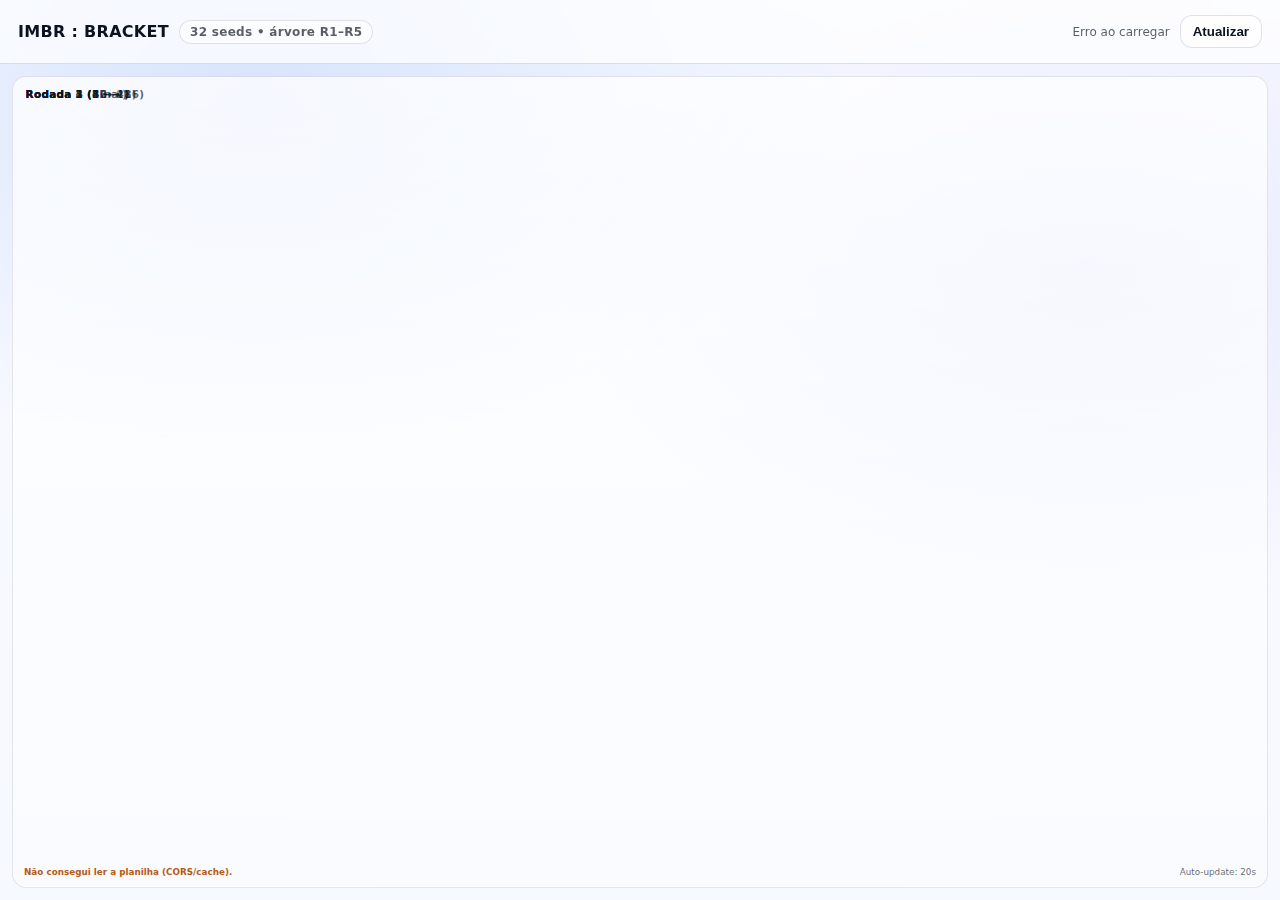
<file: bracket.html>
<!doctype html>
<html lang="pt-BR">
<head>
  <meta charset="utf-8" />
  <meta name="viewport" content="width=device-width,initial-scale=1" />
  <title>Bracket 32 Seeds (Tree)</title>
  <style>
    :root{
      /* LBI vibe: claro + azul */
      --bg:#f6f9ff;
      --panel:#ffffff;
      --ink:#0b1220;
      --muted:rgba(11,18,32,.68);
      --line:rgba(11,18,32,.12);
      --line2:rgba(11,18,32,.08);
      --win:#16a34a;
      --lose:#e11d48;

      /* “zoom” global (0.8 = 80%) */
      --uiScale: .80;

      /* dimensões (ajuste fino aqui) */
      --colW: 320px;
      --boxH: 52px;
      --boxPad: 10px;
      --gapR1: 12px;
      --radius: 14px;
    }

    *{box-sizing:border-box}
    html,body{height:100%}
    body{
      margin:0;
      font-family: ui-sans-serif, system-ui, -apple-system, Segoe UI, Roboto, Arial;
      background:
        radial-gradient(1100px 650px at 20% 10%, rgba(37,99,235,.14), transparent 55%),
        radial-gradient(900px 550px at 85% 30%, rgba(99,102,241,.10), transparent 60%),
        var(--bg);
      color:var(--ink);
      overflow:hidden;
    }

    header{
      height:64px;
      display:flex;
      align-items:center;
      justify-content:space-between;
      padding:0 18px;
      border-bottom:1px solid var(--line);
      background: rgba(255,255,255,.70);
      backdrop-filter: blur(10px);
    }
    .title{
      display:flex; align-items:center; gap:10px;
      font-weight:900; letter-spacing:.3px;
    }
    .badge{
      font-size:12px;
      padding:4px 10px;
      border:1px solid var(--line);
      border-radius:999px;
      color:var(--muted);
      background: rgba(255,255,255,.60);
    }
    .meta{
      display:flex; gap:10px; align-items:center; color:var(--muted); font-size:12px;
    }
    .btn{
      cursor:pointer;
      border:1px solid var(--line);
      background: rgba(255,255,255,.65);
      color:var(--ink);
      padding:8px 12px;
      border-radius:12px;
      font-weight:900;
    }
    .btn:hover{ background: rgba(255,255,255,.92); }

    main{
      height: calc(100% - 64px);
      padding: 12px;
    }

    /* palco do bracket (aplica o zoom 80% estilo Chrome) */
    .stage{
      position:relative;
      border:1px solid var(--line);
      border-radius: 18px;
      background: linear-gradient(to bottom, rgba(255,255,255,.75), rgba(255,255,255,.40));
      overflow:hidden;

      transform: scale(var(--uiScale));
      transform-origin: top left;

      width: calc(100% / var(--uiScale));
      height: calc(100% / var(--uiScale));
    }

    .bracket{
      position:absolute;
      inset:0;
      padding: 14px;
    }

    svg#wires{
      position:absolute;
      inset:0;
      width:100%;
      height:100%;
      pointer-events:none;
    }

    .round{
      position:absolute;
      top: 14px;
      width: var(--colW);
      height: calc(100% - 28px);
    }
    .r-title{
      font-size:13px;
      font-weight:900;
      letter-spacing:.4px;
      color: var(--muted);
      margin: 0 0 10px 0;
      padding: 0 2px;
    }

    .match{
      position:absolute;
      width: var(--colW);
      height: var(--boxH);
      border-radius: var(--radius);
      border:1px solid var(--line);
      background: linear-gradient(to bottom, rgba(255,255,255,.96), rgba(255,255,255,.72));
      box-shadow: 0 12px 30px rgba(11,18,32,.10);
      overflow:visible; /* tooltip pode sair pra fora */
    }

    /* BYE (99-0): some a pill sem mover nada */
    .match.isBye{
      visibility: hidden;       /* ocupa o espaço, mas some */
      pointer-events: none;     /* não interage */
    }

    .m-top{
      height: 18px;
      display:flex;
      align-items:center;
      justify-content:space-between;
      padding: 6px var(--boxPad) 0;
      color: var(--muted);
      font-size: 11px;
    }
    .chip{
      font-size:11px;
      font-weight:900;
      color: var(--ink);
      padding: 2px 8px;
      border-radius: 999px;
      border:1px solid var(--line);
      background: rgba(0,0,0,.06);
    }

    .m-body{
      height: calc(var(--boxH) - 18px);
      display:grid;
      grid-template-columns: 1fr auto 1fr;
      align-items:center;
      gap:10px;
      padding: 0 var(--boxPad);
    }
    .p{
      min-width:0;
      display:flex;
      align-items:center;
      gap:8px;
      font-weight:900;
      font-size:13px;
      white-space:nowrap;
      overflow:hidden;
      text-overflow:ellipsis;
    }
    .vs{
      color: var(--muted);
      font-weight:900;
      font-size:11px;
      letter-spacing:.35px;
      opacity:.9;
      user-select:none;
    }

    .win{
      outline: 1px solid rgba(22,163,74,.40);
      box-shadow:
        0 0 0 1px rgba(22,163,74,.16) inset,
        0 12px 35px rgba(22,163,74,.10);
    }
    .win .chip{ border-color: rgba(22,163,74,.35); }
    .winmark{
      width: 8px; height: 8px; border-radius: 99px;
      background: rgba(22,163,74,.90);
      box-shadow: 0 0 0 3px rgba(22,163,74,.15);
      flex: 0 0 auto;
    }

    .foot{
      position:absolute;
      left:14px;
      bottom:12px;
      right:14px;
      display:flex;
      justify-content:space-between;
      color: var(--muted);
      font-size:11px;
      opacity:.95;
    }
    .warn{ color: #b45309; font-weight:900; }

    /* Tooltip do draft (imagem) – abre pro lado */
    .draftTip{
      position:absolute;
      left: calc(100% + 12px);   /* direita */
      top: 50%;
      transform: translateY(-50%);
      z-index: 50;

      width: 800px;
      max-width: 85vw;
      padding: 10px;
      border-radius: 14px;
      border: 1px solid var(--line);
      background: rgba(255,255,255,.96);
      box-shadow: 0 18px 40px rgba(11,18,32,.16);
      display:none;
    }

    .draftTip img{
      width:100%;
      height:auto;
      display:block;
      border-radius: 12px;
      border: 1px solid var(--line2);
    }
    .draftTip .cap{ display:none; }

    .match.hasDraft:hover .draftTip{ display:block; }

    /* flip automático para esquerda */
    .match.tipLeft .draftTip{
      left: auto;
      right: calc(100% + 14px);
    }

    @media (max-width: 1700px){
      :root{ --colW: 300px; --boxH: 50px; --gapR1: 10px; }
    }
    @media (max-width: 1500px){
      :root{ --colW: 280px; --boxH: 48px; --gapR1: 9px; }
    }
  </style>
</head>
<body>
  <header>
    <div class="title">
      <span>IMBR : BRACKET</span>
      <span class="badge">32 seeds • árvore R1–R5</span>
    </div>
    <div class="meta">
      <span id="last">Carregando…</span>
      <button class="btn" id="reload">Atualizar</button>
    </div>
  </header>

  <main>
    <div class="stage" id="stage">
      <svg id="wires"></svg>

      <div class="bracket" id="bracket">
        <div class="round" id="round1"><div class="r-title">Rodada 1 (32 → 16)</div></div>
        <div class="round" id="round2"><div class="r-title">Rodada 2 (16 → 8)</div></div>
        <div class="round" id="round3"><div class="r-title">Rodada 3 (8 → 4)</div></div>
        <div class="round" id="round4"><div class="r-title">Rodada 4 (4 → 2)</div></div>
        <div class="round" id="round5"><div class="r-title">Rodada 5 (Final)</div></div>

        <div class="foot">
          <span id="hint"></span>
          <span>Auto-update: 20s</span>
        </div>
      </div>
    </div>
  </main>

  <script>
    // ==== Fonte (sua planilha publicada) ====
    const PUBHTML_URL = "https://docs.google.com/spreadsheets/d/e/2PACX-1vTihzZmyAJhTVjALmuX1R1YTGyuW0p-5umWppci2rQVRMJ5h1m2IrkZo4wi4MUN_fZ03vxu2vwFT2ob/pubhtml?gid=1150926553&single=true";
    const CSV_URL = PUBHTML_URL.replace("/pubhtml", "/pub").replace(/(\?|&)single=true/g, "") + "&output=csv&single=true";

    function csvUrlNoCache(){
      return CSV_URL + "&t=" + Date.now();
    }

    // mapeamento por linhas (sem header)
    const ranges = {
      r1: [0,15],    // linhas 2..17
      r2: [16,23],   // 18..25
      r3: [24,27],   // 26..29
      r4: [28,29],   // 30..31
      r5: [30,30],   // 32
    };
    const expectedMatches = 31;

    const bracket = document.getElementById("bracket");
    const wires = document.getElementById("wires");
    const last = document.getElementById("last");
    const hint = document.getElementById("hint");

    const roundsEls = [
      document.getElementById("round1"),
      document.getElementById("round2"),
      document.getElementById("round3"),
      document.getElementById("round4"),
      document.getElementById("round5"),
    ];

    function nowStr(){
      const d = new Date();
      return d.toLocaleString("pt-BR", { hour12:false });
    }

    function parseCSV(text){
      const rows = [];
      let cur = [], field = "", inQuotes = false;
      for (let i=0; i<text.length; i++){
        const c = text[i], next = text[i+1];
        if (c === '"'){
          if (inQuotes && next === '"'){ field += '"'; i++; }
          else inQuotes = !inQuotes;
        } else if (c === ',' && !inQuotes){
          cur.push(field); field = "";
        } else if ((c === '\n' || c === '\r') && !inQuotes){
          if (c === '\r' && next === '\n') i++;
          cur.push(field); rows.push(cur);
          cur = []; field = "";
        } else field += c;
      }
      if (field.length || cur.length){ cur.push(field); rows.push(cur); }
      return rows.filter(r => r.some(x => String(x).trim() !== ""));
    }

    function normalizeHeaders(headerRow){
      const map = {};
      headerRow.forEach((h, idx) => map[String(h).trim().toLowerCase()] = idx);
      const idx = (name, fall=[]) => {
        if (map[name] !== undefined) return map[name];
        for (const f of fall) if (map[f] !== undefined) return map[f];
        return -1;
      };
      return {
        id: idx("id", ["pos"]),
        type: idx("type"),
        p1: idx("player1"),
        p2: idx("player2"),
        draft: idx("draft"),
        s1: idx("score1"),
        s2: idx("score2"),
        // tenta achar por header; se não existir, cai no fallback "coluna F" (índice 5)
        draft_img: idx("draft_img", ["draftimage","draft_image","image","img","link","draft_link"]),
        winner: idx("winner"),
      };
    }

    function pickCell(row, idx, fallbackIdx){
      if (idx >= 0) return row[idx] ?? "";
      if (fallbackIdx !== undefined && fallbackIdx >= 0) return row[fallbackIdx] ?? "";
      return "";
    }

    async function loadViaCSV(){
      const res = await fetch(csvUrlNoCache(), {
        cache: "no-store",
        headers: { "pragma":"no-cache", "cache-control":"no-cache" }
      });
      if (!res.ok) throw new Error("CSV fetch falhou");
      const txt = await res.text();
      const table = parseCSV(txt);
      const H = normalizeHeaders(table[0]);
      const body = table.slice(1);

      return body.map(row => ({
        id: pickCell(row, H.id),
        type: pickCell(row, H.type),
        player1: pickCell(row, H.p1),
        player2: pickCell(row, H.p2),
        draft: pickCell(row, H.draft),
        score1: pickCell(row, H.s1),
        score2: pickCell(row, H.s2),
        // fallback "coluna F" = índice 5 (0-based)
        draft_img: pickCell(row, H.draft_img, 5),
        winner: pickCell(row, H.winner),
      }));
    }

    // fallback (se CSV bloquear por CORS)
    async function loadViaPubHtml(){
      const res = await fetch(PUBHTML_URL + "&t=" + Date.now(), { cache:"no-store" });
      if (!res.ok) throw new Error("pubhtml fetch falhou");
      const html = await res.text();
      const doc = new DOMParser().parseFromString(html, "text/html");
      const table = doc.querySelector("table");
      if (!table) throw new Error("não achei tabela no pubhtml");
      const rows = [...table.querySelectorAll("tr")].map(tr =>
        [...tr.querySelectorAll("th,td")].map(td => td.textContent.trim())
      ).filter(r => r.length);

      const H = normalizeHeaders(rows[0]);
      const body = rows.slice(1);

      return body.map(row => ({
        id: pickCell(row, H.id),
        type: pickCell(row, H.type),
        player1: pickCell(row, H.p1),
        player2: pickCell(row, H.p2),
        draft: pickCell(row, H.draft),
        score1: pickCell(row, H.s1),
        score2: pickCell(row, H.s2),
        // fallback "coluna F" = índice 5 (0-based)
        draft_img: pickCell(row, H.draft_img, 5),
        winner: pickCell(row, H.winner),
      }));
    }

    async function loadAll(){
      try { return await loadViaCSV(); }
      catch { return await loadViaPubHtml(); }
    }

    function sliceMatches(all, a, b){ return all.slice(a, b+1); }
    function winnerOf(m){ return String(m.winner||"").trim(); }

    function isBye(m){
      const s1 = parseInt(String(m.score1||"").trim(), 10);
      const s2 = parseInt(String(m.score2||"").trim(), 10);
      return (s1 === 99 && s2 === 0) || (s1 === 0 && s2 === 99);
    }

    function normalizeImgUrl(url){
      const u = String(url||"").trim();
      if (!u) return "";
      if (/\.(png|jpg|jpeg|webp|gif)(\?.*)?$/i.test(u)) return u;

      const m = u.match(/drive\.google\.com\/file\/d\/([^/]+)\//i);
      if (m && m[1]) return `https://drive.google.com/uc?export=view&id=${m[1]}`;

      return u;
    }

    function makeMatchEl(m){
      const el = document.createElement("div");
      el.className = "match";
      el.dataset.id = String(m.id||"").trim();

      // ✅ só esconde BYE (99-0 / 0-99)
      if (isBye(m)) el.classList.add("isBye");

      const w = winnerOf(m);
      const p1 = String(m.player1||"").trim();
      const p2 = String(m.player2||"").trim();
      const p1Win = w && w === p1;
      const p2Win = w && w === p2;

      if (w) el.classList.add("win");

      const chipText = (m.id || "—");
      const typeText = (m.type || "");
      // não mostra o campo "draft" como texto (evita vazar URL na pill)
      const rightTopBase = typeText || "";

      const img = normalizeImgUrl(m.draft_img);
      const hasImg = !!img;
      if (hasImg) el.classList.add("hasDraft");

      const scoreShown = (String(m.score1||"").trim() !== "" || String(m.score2||"").trim() !== "")
        ? `${m.score1||"0"}–${m.score2||"0"}`
        : "VS";

      el.innerHTML = `
        <div class="m-top">
          <span class="chip">${chipText}</span>
          <span>${rightTopBase}</span>
        </div>

        <div class="m-body">
          <div class="p" title="${p1}">
            ${p1Win ? '<span class="winmark"></span>' : ''}
            <span style="min-width:0;overflow:hidden;text-overflow:ellipsis;white-space:nowrap;">${p1 || "—"}</span>
          </div>
          <div class="vs">${scoreShown}</div>
          <div class="p" style="justify-content:flex-end;text-align:right" title="${p2}">
            <span style="min-width:0;overflow:hidden;text-overflow:ellipsis;white-space:nowrap;">${p2 || "—"}</span>
            ${p2Win ? '<span class="winmark"></span>' : ''}
          </div>
        </div>

        ${hasImg ? `
          <div class="draftTip">
            <img src="${img}" alt="Draft da partida" loading="lazy" />
          </div>
        ` : ``}
      `;

      return el;
    }

    function padTo(arr, n){
      while(arr.length < n){
        arr.push({id:"",type:"",player1:"",player2:"",draft:"",score1:"",score2:"",winner:"",draft_img:""});
      }
      return arr;
    }

    // decide se o tooltip vai pra esquerda quando faltar espaço
    function applyTooltipFlip(){
      const margin = 18;
      document.querySelectorAll(".match.hasDraft").forEach(el => {
        el.classList.remove("tipLeft");
        const tip = el.querySelector(".draftTip");
        if (!tip) return;

        const r = el.getBoundingClientRect();
        const spaceRight = window.innerWidth - r.right - margin;
        const tipW = tip.offsetWidth || 800;

        if (spaceRight < tipW) el.classList.add("tipLeft");
      });
    }

    function layout(rounds){
      roundsEls.forEach(r => [...r.querySelectorAll(".match")].forEach(n => n.remove()));
      wires.innerHTML = "";

      const css = getComputedStyle(document.documentElement);
      const colW  = parseFloat(css.getPropertyValue("--colW"));
      const boxH  = parseFloat(css.getPropertyValue("--boxH"));
      const gapR1 = parseFloat(css.getPropertyValue("--gapR1"));

      const padX = 14;
      const topY = 14 + 26;
      const usableH = bracket.clientHeight - 14 - 12 - 26 - 20;

      const totalW = (colW * 5) + (36 * 4);
      const startX = Math.max(padX, (bracket.clientWidth - totalW)/2);
      const gapX = 36;

      roundsEls.forEach((col, i)=>{
        col.style.left = (startX + i*(colW+gapX)) + "px";
      });

      const r1Count = rounds[0].length;
      const r1Total = (r1Count * boxH) + ((r1Count - 1) * gapR1);
      const baseY = Math.max(topY, topY + (usableH - r1Total)/2);

      const centers = [[],[],[],[],[]];
      const nodes   = [[],[],[],[],[]];

      // R1
      for (let i=0; i<r1Count; i++){
        const el = makeMatchEl(rounds[0][i]);
        const y  = baseY + i*(boxH + gapR1);
        el.style.top = y + "px";
        roundsEls[0].appendChild(el);

        nodes[0].push(el);
        centers[0].push(y + boxH/2);
      }

      // R2..R5: centro entre os dois filhos
      for (let r=1; r<5; r++){
        const count = rounds[r].length;

        for (let i=0; i<count; i++){
          const childA = centers[r-1][i*2];
          const childB = centers[r-1][i*2 + 1];

          const cy = (childA !== undefined && childB !== undefined)
            ? (childA + childB)/2
            : (centers[r-1][i] ?? (baseY + boxH/2));

          const y = cy - boxH/2;

          const el = makeMatchEl(rounds[r][i]);
          el.style.top = y + "px";
          roundsEls[r].appendChild(el);

          nodes[r].push(el);
          centers[r].push(cy);
        }
      }

      return nodes;
    }

    // SVG wires corrigidos pro SCALE (zoom 80%) + pular BYE
    function drawWires(nodes){
      wires.innerHTML = "";

      const scale = parseFloat(getComputedStyle(document.documentElement).getPropertyValue("--uiScale")) || 1;
      wires.setAttribute("viewBox", `0 0 ${bracket.clientWidth} ${bracket.clientHeight}`);

      const bracketRect = bracket.getBoundingClientRect();

      function centerPoint(el, side){
        const r = el.getBoundingClientRect();
        const xVisual = (side === "left") ? (r.left - bracketRect.left) : (r.right - bracketRect.left);
        const yVisual = (r.top - bracketRect.top) + (r.height/2);
        return { x: xVisual / scale, y: yVisual / scale };
      }

      const stroke  = "rgba(11,18,32,.20)";
      const stroke2 = "rgba(11,18,32,.12)";

      function drawPair(child1, child2, parent){
        const pL  = centerPoint(parent, "left");
        const c1R = centerPoint(child1, "right");
        const c2R = centerPoint(child2, "right");

        const midX = (c1R.x + pL.x) / 2;

        const d  = `M ${c1R.x} ${c1R.y} L ${midX} ${c1R.y} L ${midX} ${c2R.y} L ${c2R.x} ${c2R.y}`;
        const d2 = `M ${midX} ${(c1R.y+c2R.y)/2} L ${pL.x} ${pL.y}`;

        const path = document.createElementNS("http://www.w3.org/2000/svg","path");
        path.setAttribute("d", d);
        path.setAttribute("fill","none");
        path.setAttribute("stroke", stroke2);
        path.setAttribute("stroke-width","2");
        path.setAttribute("stroke-linecap","round");
        path.setAttribute("stroke-linejoin","round");

        const path2 = document.createElementNS("http://www.w3.org/2000/svg","path");
        path2.setAttribute("d", d2);
        path2.setAttribute("fill","none");
        path2.setAttribute("stroke", stroke);
        path2.setAttribute("stroke-width","2");
        path2.setAttribute("stroke-linecap","round");
        path2.setAttribute("stroke-linejoin","round");

        wires.appendChild(path);
        wires.appendChild(path2);
      }

      function drawSingle(child, parent){
        const pL = centerPoint(parent, "left");
        const cR = centerPoint(child, "right");

        const midX = (cR.x + pL.x) / 2;
        const d = `M ${cR.x} ${cR.y} L ${midX} ${cR.y} L ${midX} ${pL.y} L ${pL.x} ${pL.y}`;

        const path = document.createElementNS("http://www.w3.org/2000/svg","path");
        path.setAttribute("d", d);
        path.setAttribute("fill","none");
        path.setAttribute("stroke", stroke);
        path.setAttribute("stroke-width","2");
        path.setAttribute("stroke-linecap","round");
        path.setAttribute("stroke-linejoin","round");

        wires.appendChild(path);
      }

      for (let r=1; r<5; r++){
        for (let i=0; i<nodes[r].length; i++){
          const parent = nodes[r][i];
          const child1 = nodes[r-1][i*2];
          const child2 = nodes[r-1][i*2+1];

          if (!parent) continue;

          const valid1 = child1 && !child1.classList.contains("isBye");
          const valid2 = child2 && !child2.classList.contains("isBye");

          if (valid1 && valid2){ drawPair(child1, child2, parent); continue; }
          if (valid1 && !valid2){ drawSingle(child1, parent); continue; }
          if (!valid1 && valid2){ drawSingle(child2, parent); continue; }
        }
      }
    }

    async function loadAndRender(){
      try{
        const all = await loadAll();

        if (all.length < expectedMatches){
          hint.innerHTML = `<span class="warn">Aviso: achei ${all.length}/${expectedMatches} partidas. Confere se publicou as 31 linhas.</span>`;
        } else {
          hint.textContent = `Fonte: planilha publicada • ${expectedMatches} partidas`;
        }

        const r1 = padTo(sliceMatches(all, ...ranges.r1), 16);
        const r2 = padTo(sliceMatches(all, ...ranges.r2), 8);
        const r3 = padTo(sliceMatches(all, ...ranges.r3), 4);
        const r4 = padTo(sliceMatches(all, ...ranges.r4), 2);
        const r5 = padTo(sliceMatches(all, ...ranges.r5), 1);

        const nodes = layout([r1,r2,r3,r4,r5]);

        requestAnimationFrame(() => {
          requestAnimationFrame(() => {
            drawWires(nodes);
            applyTooltipFlip();
          });
        });

        last.textContent = `Atualizado: ${nowStr()}`;
      }catch(err){
        console.error(err);
        hint.innerHTML = `<span class="warn">Não consegui ler a planilha (CORS/cache).</span>`;
        last.textContent = `Erro ao carregar`;
      }
    }

    document.getElementById("reload").addEventListener("click", loadAndRender);

    loadAndRender();
    setInterval(loadAndRender, 20000);

    let resizeTimer = null;
    window.addEventListener("resize", () => {
      clearTimeout(resizeTimer);
      resizeTimer = setTimeout(loadAndRender, 160);
    });
  </script>
</body>
</html>
</file>
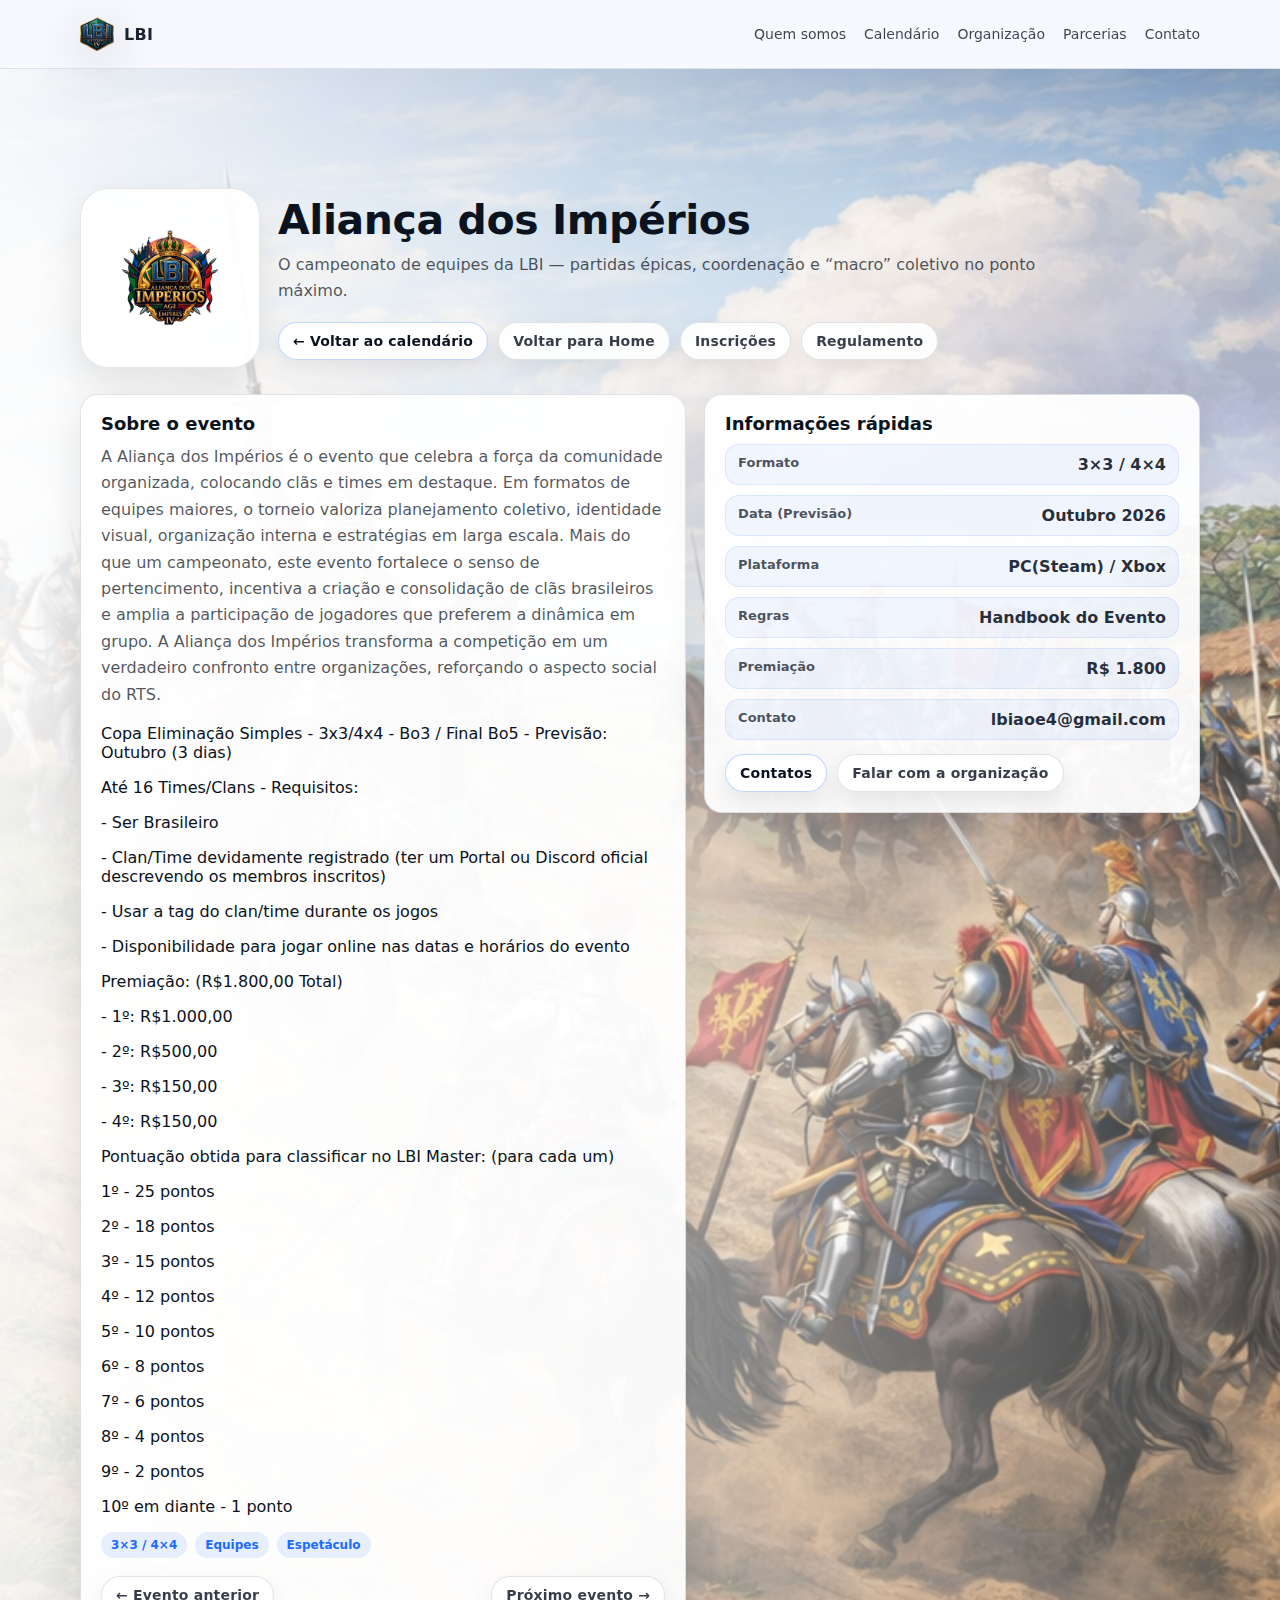
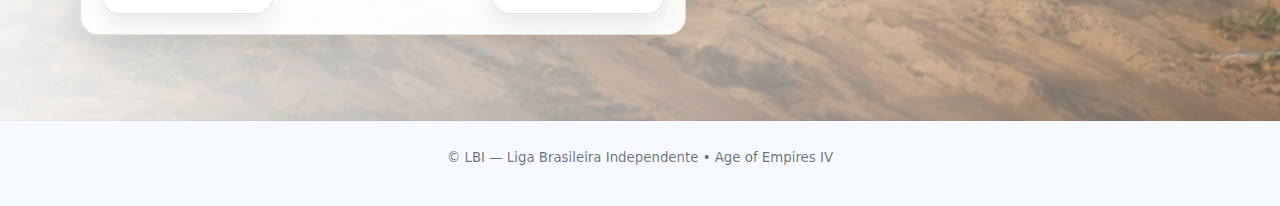
<file: eventos/alianca-dos-imperios.html>
<!DOCTYPE html>
<html lang="pt-BR">
<head>
  <meta charset="UTF-8" />
  <meta name="viewport" content="width=device-width, initial-scale=1.0" />
  <title>LBI • Aliança dos Impérios</title>

  <link rel="stylesheet" href="../styles.css" />
  <link rel="icon" href="../assets/favicon.ico" />

  <style>
    .event-hero{ position:relative; min-height:92vh; padding:120px 0 86px; display:flex; align-items:center; overflow:hidden; }
    .event-hero::before{
      content:""; position:absolute; inset:0;
      background:
        linear-gradient(to right, rgba(255,255,255,.92), rgba(255,255,255,.55), rgba(255,255,255,.18)),
        url("../assets/bg1.png");
      background-size:cover; background-position:center; filter:saturate(1.05);
    }
    .event-hero .wrap{ position:relative; z-index:2; }

    .event-title-row{ display:flex; align-items:flex-start; justify-content:space-between; gap:18px; flex-wrap:wrap; }
    .event-brand{ display:flex; align-items:center; gap:18px; flex-wrap:wrap; }

    .event-badge{
      width:180px; height:180px; border-radius:28px;
      background:rgba(255,255,255,.92);
      border:1px solid rgba(11,18,32,.10);
      box-shadow:0 16px 40px rgba(0,0,0,.10);
      display:flex; align-items:center; justify-content:center;
      padding:14px;
    }
    .event-badge img{ max-height:96px; width:auto; }

    .event-headline h1{ margin:0 0 8px; font-size:clamp(28px,3.2vw,44px); letter-spacing:-0.4px; }
    .event-subtitle{ margin:0; max-width:820px; color:rgba(11,18,32,.72); font-size:16px; line-height:1.6; }

    .event-actions{ display:flex; gap:10px; align-items:center; flex-wrap:wrap; margin-top:18px; }

    .btn{
      display:inline-flex; align-items:center; justify-content:center; gap:8px;
      padding:10px 14px; border-radius:999px;
      border:1px solid rgba(11,18,32,.12);
      background:rgba(255,255,255,.92);
      box-shadow:0 10px 24px rgba(0,0,0,.08);
      font-weight:700; font-size:14px; color:rgba(11,18,32,.82);
      transition:transform .15s ease, box-shadow .15s ease, background .15s ease;
    }
    .btn:hover{ transform:translateY(-1px); box-shadow:0 14px 30px rgba(0,0,0,.12); background:#fff; }
    .btn-primary{ border-color:rgba(29,107,255,.28); color:#0b1220; }

    .event-grid{ margin-top:26px; display:grid; grid-template-columns:1.1fr .9fr; gap:18px; align-items:start; }

    .card{
      background:rgba(255,255,255,.94);
      border:1px solid rgba(11,18,32,.12);
      border-radius:18px;
      box-shadow:0 16px 40px rgba(0,0,0,.10);
      overflow:hidden;
    }
    .card .card-body{ padding:18px 20px 20px; }
    .muted{ color:rgba(11,18,32,.72); line-height:1.65; }

    .info-list{ display:grid; grid-template-columns:1fr; gap:10px; margin-top:10px; }
    .info-item{
      display:flex; align-items:flex-start; justify-content:space-between; gap:12px;
      padding:10px 12px; border-radius:14px;
      background:rgba(29,107,255,.06); border:1px solid rgba(29,107,255,.10);
    }
    .info-item strong{ font-size:13px; color:rgba(11,18,32,.72); }
    .info-item span{ font-weight:800; color:rgba(11,18,32,.88); text-align:right; }

    .tags{ display:flex; flex-wrap:wrap; gap:8px; margin-top:14px; }
    .tag{ font-size:12px; font-weight:900; padding:6px 10px; border-radius:999px; background:rgba(29,107,255,.10); color:#1d6bff; }

    .event-nav{ margin-top:18px; display:flex; gap:10px; flex-wrap:wrap; justify-content:space-between; align-items:center; }
    .event-nav a{ min-width:160px; justify-content:center; }

    @media (max-width:980px){
      .event-grid{ grid-template-columns:1fr; }
      .event-badge{ width:110px; height:110px; }
    }
  </style>
</head>

<body>
  <header class="topbar">
    <div class="topbar-inner">
      <a class="brand" href="../index.html" aria-label="Voltar para a página inicial">
        <img class="brand-logo" src="../assets/logo.png" alt="LBI" />
        <span>LBI</span>
      </a>

      <nav class="nav" aria-label="Menu principal">
        <a href="../index.html#quem-somos">Quem somos</a>
        <a href="../index.html#calendario">Calendário</a>
        <a href="../index.html#organizacao">Organização</a>
        <a href="../index.html#parcerias">Parcerias</a>
        <a href="../index.html#contato">Contato</a>
      </nav>

      <button class="nav-toggle" type="button" aria-label="Abrir menu" disabled title="(usar o mesmo menu do site)">☰</button>
    </div>
  </header>

  <main class="event-hero">
    <div class="wrap">
      <div class="event-title-row">
        <div class="event-brand">
          <div class="event-badge">
            <img src="../assets/c4.png" alt="Logo Aliança dos Impérios" />
          </div>

          <div class="event-headline">
            <h1>Aliança dos Impérios</h1>
            <p class="event-subtitle">
              O campeonato de equipes da LBI — partidas épicas, coordenação e “macro” coletivo no ponto máximo.
            </p>

            <div class="event-actions">
              <a class="btn btn-primary" href="../index.html#calendario">← Voltar ao calendário</a>
              <a class="btn" href="../index.html">Voltar para Home</a>
              <a class="btn" href="#" target="_blank" rel="noopener">Inscrições</a>
              <a class="btn" href="#" target="_blank" rel="noopener">Regulamento</a>
            </div>
          </div>
        </div>
      </div>

      <section class="event-grid" aria-label="Detalhes do evento">
        <article class="card">
          <div class="card-body">
            <h2 style="margin:0 0 10px; font-size:18px;">Sobre o evento</h2>
            <p class="muted" style="margin:0;">
              A Aliança dos Impérios é o evento que celebra a força da comunidade organizada, colocando clãs e times em destaque. Em formatos de equipes maiores, o torneio valoriza planejamento coletivo, identidade visual, organização interna e estratégias em larga escala.
Mais do que um campeonato, este evento fortalece o senso de pertencimento, incentiva a criação e consolidação de clãs brasileiros e amplia a participação de jogadores que preferem a dinâmica em grupo. A Aliança dos Impérios transforma a competição em um verdadeiro confronto entre organizações, reforçando o aspecto social do RTS.
            </p>
<p>Copa Eliminação Simples - 3x3/4x4 - Bo3 / Final Bo5 - Previsão: Outubro (3 dias)</p>
<p>Até 16 Times/Clans - Requisitos:</p>
<p>- Ser Brasileiro</p>
<p>- Clan/Time devidamente registrado (ter um Portal ou Discord oficial descrevendo os membros inscritos)</p>
<p>- Usar a tag do clan/time durante os jogos</p>
<p>- Disponibilidade para jogar online nas datas e horários do evento</p>
<p>Premiação: (R$1.800,00 Total)</p>
<p>- 1º: R$1.000,00</p>
<p>- 2º: R$500,00</p>
<p>- 3º: R$150,00</p>
<p>- 4º: R$150,00</p>
<p> </p>
<p>Pontuação obtida para classificar no LBI Master: (para cada um)</p>
<p>1º - 25 pontos</p>
<p>2º - 18 pontos</p>
<p>3º - 15 pontos</p>
<p>4º - 12 pontos</p>
<p>5º - 10 pontos</p>
<p>6º - 8 pontos</p>
<p>7º - 6 pontos</p>
<p>8º - 4 pontos</p>
<p>9º - 2 pontos</p>
<p>10º em diante - 1 ponto</p>

            <div class="tags">
              <span class="tag">3×3 / 4×4</span>
              <span class="tag">Equipes</span>
              <span class="tag">Espetáculo</span>
            </div>

            <div class="event-nav">
              <a class="btn" href="./brasileirao-do-age.html">← Evento anterior</a>
              <a class="btn" href="./lbi-master.html">Próximo evento →</a>
            </div>
          </div>
        </article>

        <aside class="card">
          <div class="card-body">
            <h2 style="margin:0 0 10px; font-size:18px;">Informações rápidas</h2>

            <div class="info-list">
              <div class="info-item"><strong>Formato</strong><span>3×3 / 4×4</span></div>
              <div class="info-item"><strong>Data (Previsão)</strong><span>Outubro 2026</span></div>
              <div class="info-item"><strong>Plataforma</strong><span>PC(Steam) / Xbox</span></div>
              <div class="info-item"><strong>Regras</strong><span>Handbook do Evento</span></div>
              <div class="info-item"><strong>Premiação</strong><span>R$ 1.800</span></div>
              <div class="info-item"><strong>Contato</strong><span>lbiaoe4@gmail.com</span></div>
            </div>

            <div style="margin-top:14px; display:flex; gap:10px; flex-wrap:wrap;">
              <a class="btn btn-primary" href="../index.html#contato" target="_blank" rel="noopener">Contatos</a>
              <a class="btn" href="mailto:lbiaoe4@gmail.com">Falar com a organização</a>
            </div>
          </div>
        </aside>
      </section>
    </div>
  </main>

  <footer style="padding: 26px 0 40px; text-align:center; color: rgba(11,18,32,.60);">
    <div class="wrap">
      <small>© LBI — Liga Brasileira Independente • Age of Empires IV</small>
    </div>
  </footer>
</body>
</html>
</file>
<file: styles.css>
:root{
  --bg: #f6f9ff;
  --ink: #0b1220;
  --muted: rgba(11,18,32,.70);
  --line: rgba(11,18,32,.14);

  --accent: #1d6bff;
  --accent2: #60a5fa;
  --gold: rgba(255,210,120,.85);

  --max: 1120px;
  --radius: 18px;
}

*{ box-sizing:border-box; }
html{ scroll-behavior:smooth; }

body{
  margin:0;
  font-family: system-ui, -apple-system, Segoe UI, Roboto, Arial, sans-serif;
  background: var(--bg);
  color: var(--ink);
  padding-top: 68px; /* espaço do header fixo */
}

section{ scroll-margin-top: 84px; }

a{ color:inherit; text-decoration:none; }
img{ max-width:100%; display:block; }

.wrap{
  width: min(var(--max), calc(100% - 44px));
  margin: 0 auto;
}

/* =========================
   TOPBAR
========================= */
.topbar{
  position: fixed;
  inset: 0 0 auto 0;
  z-index: 1000;
  background: rgba(246,249,255,.92);
  backdrop-filter: blur(12px);
  border-bottom: 1px solid rgba(11,18,32,.10);
}

.topbar-inner{
  height: 68px;
  display:flex;
  align-items:center;
  justify-content:space-between;
  gap:16px;
  width: min(var(--max), calc(100% - 44px));
  margin: 0 auto;
}

/* brand */
.brand{
  display:flex;
  align-items:center;
  gap:10px;
  font-weight: 900;
  letter-spacing: .3px;
  color: rgba(11,18,32,.92);
}
.brand-logo{
  width: 34px;
  height: 34px;
  border-radius: 10px;
  filter: drop-shadow(0 10px 24px rgba(0,0,0,.18));
}
.brand-name{ opacity:.95; }

/* nav desktop */
.nav{
  display:flex;
  align-items:center;
  gap:18px;
  font-size: 14px;
  opacity:.96;
}
.nav a{ opacity:.82; }
.nav a:hover{ opacity:1; }

.nav-cta{
  padding: 10px 12px;
  border-radius: 999px;
  border: 1px solid rgba(11,18,32,.14);
  background: rgba(255,255,255,.70);
}

/* botão hamburguer */
.nav-toggle{
  display:none;
  width: 44px;
  height: 44px;
  border-radius: 12px;
  border: 1px solid rgba(11,18,32,.12);
  background: rgba(255,255,255,.70);
}
.nav-toggle span{
  display:block;
  width: 18px;
  height: 2px;
  margin: 4px auto;
  background: rgba(11,18,32,.85);
  border-radius: 999px;
}

/* menu mobile */
.mobile-menu{
  display:none;
  border-top: 1px solid rgba(11,18,32,.10);
  background: rgba(246,249,255,.96);
}
.mobile-menu a{
  display:block;
  padding: 14px 22px;
  border-bottom: 1px solid rgba(11,18,32,.08);
  color: rgba(11,18,32,.92);
  opacity:.95;
}
body.menu-open .mobile-menu{ display:block; }

/* regras anti-duplicação */
@media (max-width: 920px){
  .nav{ display:none; }
  .nav-toggle{ display:block; }
}
@media (min-width: 921px){
  .mobile-menu{ display:none !important; }
}

/* =========================
   SECTIONS (background robusto)
========================= */
.section{
  position: relative;
  min-height: 100vh;
  display:flex;
  align-items:center;
  padding: 120px 0 86px;
  overflow: hidden;
}

/* camada real de background */
.section::before{
  content:"";
  position:absolute;
  inset:0;
  z-index:0;
  background-position:center;
  background-size: cover;
  background-repeat:no-repeat;
}

/* overlays */
.overlay{
  position:absolute;
  inset:0;
  z-index:1;
  pointer-events:none;
}

/* HERO overlay escuro (legibilidade) */
.overlay-hero{
  background:
    radial-gradient(900px 520px at 50% 35%, rgba(0,0,0,.18), rgba(0,0,0,.62)),
    linear-gradient(to bottom, rgba(0,0,0,.35), rgba(0,0,0,.70));
}

/* overlay padrão claro */
.overlay-soft{
  background:
    linear-gradient(to bottom,
      rgba(255,255,255,.08),
      rgba(255,255,255,.30)
    );
}

.section .wrap{
  position:relative;
  z-index:2;
}

/* =========================
   BACKGROUNDS (IMAGENS)
========================= */
.bg-hero::before{
  background-image: url("./assets/bg1.png");
}
.bg-calendar::before{
  background-image: url("./assets/bg3.png");
}
.bg-sponsors::before{
  background-image: url("./assets/bg5.png");
}

/* =========================
   MELHOR LEGIBILIDADE NAS SEÇÕES COM IMAGEM
   (zona de leitura à esquerda)
========================= */
.bg-calendar .overlay-soft{
  background:
    linear-gradient(
      to right,
      rgba(255,255,255,.90) 0%,
      rgba(255,255,255,.78) 48%,
      rgba(255,255,255,.35) 72%,
      rgba(255,255,255,.12) 100%
    );
}

.bg-sponsors .overlay-soft{
  background:
    linear-gradient(
      to right,
      rgba(255,255,255,.96) 0%,
      rgba(255,255,255,.92) 35%,
      rgba(255,255,255,.85) 55%,
      rgba(255,255,255,.50) 75%,
      rgba(255,255,255,.20) 100%
    );
}

/* Melhor legibilidade do texto na seção de parcerias */
.bg-sponsors .text{
  text-shadow: 0 2px 20px rgba(255,255,255,.85), 0 1px 4px rgba(0,0,0,.08);
  color: rgba(11,18,32,.88);
}

.bg-sponsors .title,
.bg-sponsors .lead{
  text-shadow: 0 2px 24px rgba(255,255,255,.90), 0 1px 6px rgba(0,0,0,.10);
}

/* deixa essas seções mais "wide" (menos delimitado) */
.bg-calendar .wrap,
.bg-sponsors .wrap{
  width: min(1280px, calc(100% - 44px));
}

/* =========================
   SEÇÕES SÓLIDAS (SEM IMAGEM)
========================= */
.bg-solid-1{
  background:
    radial-gradient(900px 600px at 25% 20%, rgba(29,107,255,.10), transparent 60%),
    radial-gradient(900px 600px at 80% 70%, rgba(96,165,250,.10), transparent 60%),
    linear-gradient(180deg, #f6f9ff 0%, #eef5ff 100%);
}
.bg-solid-2{
  background:
    radial-gradient(900px 600px at 20% 30%, rgba(255,210,120,.14), transparent 60%),
    radial-gradient(900px 600px at 80% 70%, rgba(29,107,255,.10), transparent 60%),
    linear-gradient(180deg, #f6f9ff 0%, #eef5ff 100%);
}
.bg-solid-3{
  background:
    radial-gradient(900px 600px at 30% 25%, rgba(96,165,250,.12), transparent 60%),
    radial-gradient(900px 600px at 75% 75%, rgba(255,210,120,.12), transparent 60%),
    linear-gradient(180deg, #f6f9ff 0%, #eef5ff 100%);
}

/* =========================
   HERO
========================= */
.hero{
  text-align:center;
  display:flex;
  flex-direction:column;
  align-items:center;
  gap: 14px;
}

.hero-badge{
  width: 170px;
  margin-bottom: 6px;
  filter: drop-shadow(0 16px 52px rgba(0,0,0,.45));
}

.hero-title{
  margin:0;
  font-size: clamp(36px, 4.6vw, 60px);
  line-height:1.05;
  color: rgba(255,255,255,.96);
  text-shadow: 0 10px 30px rgba(0,0,0,.55);
}

.hero-subtitle{
  margin:0;
  max-width: 900px;
  font-size: clamp(16px, 1.35vw, 19px);
  line-height:1.55;
  color: rgba(255,255,255,.86);
  text-shadow: 0 8px 22px rgba(0,0,0,.45);
}

.hero-subtitle strong{
  color: rgba(255,255,255,.96);
}

.hero-mini{
  display:flex;
  flex-wrap:wrap;
  justify-content:center;
  gap: 10px;
  margin-top: 6px;
  color: rgba(255,255,255,.80);
  font-weight: 800;
  font-size: 13px;
}
.hero-mini .dot{ opacity:.6; }

/* =========================
   BOTÕES
========================= */
.hero-actions{
  display:flex;
  gap:12px;
  flex-wrap:wrap;
  justify-content:center;
  margin-top: 8px;
}

.btn{
  display:inline-flex;
  align-items:center;
  justify-content:center;
  padding: 12px 18px;
  border-radius: 999px;
  border: 1px solid rgba(255,255,255,.25);
  background: rgba(0,0,0,.25);
  color: #fff;
  font-weight: 900;
  letter-spacing: .2px;
  backdrop-filter: blur(8px);
  transition: transform .12s ease, background .12s ease, border-color .12s ease;
}
.btn:hover{
  transform: translateY(-1px);
  background: rgba(0,0,0,.35);
  border-color: rgba(255,255,255,.35);
}
.btn-primary{
  background: linear-gradient(135deg, var(--accent), var(--accent2));
  border-color: transparent;
}

/* =========================
   CONTENT (sem cards pesados)
========================= */
.section-head{ margin-bottom: 16px; }

.title{
  margin:0 0 10px 0;
  font-size: clamp(26px, 3vw, 40px);
  letter-spacing: -.02em;
  text-shadow: 0 2px 16px rgba(0,0,0,.08);
}

.lead{
  margin:0;
  color: rgba(11,18,32,.72);
  line-height: 1.55;
  max-width: 920px;
  text-shadow: 0 2px 16px rgba(0,0,0,.06);
}

.panel{
  border: none;
  background: transparent;
  padding: 0;
}

.text{
  margin: 0 0 12px 0;
  color: rgba(11,18,32,.84);
  line-height: 1.75;
  font-size: 16px;
  text-shadow: 0 2px 16px rgba(0,0,0,.05);
}
.text:last-child{ margin-bottom:0; }

.pill-row{
  display:flex;
  gap: 10px;
  flex-wrap:wrap;
  margin-top: 14px;
}

.pill{
  padding: 7px 10px;
  border-radius: 999px;
  border: 1px solid rgba(11,18,32,.12);
  background: rgba(255,255,255,.78);
  color: rgba(11,18,32,.78);
  font-weight: 900;
  font-size: 12px;
}


/* =========================
   CONTACTS
========================= */
.contacts{
  display:grid;
  grid-template-columns: repeat(2, minmax(0,1fr));
  gap: 12px;
}

@media (max-width: 760px){
  .contacts{ grid-template-columns: 1fr; }
}

.contact{
  display:flex;
  flex-direction:column;
  gap: 6px;
  padding: 16px;
  border-radius: var(--radius);
  border: 1px solid rgba(11,18,32,.10);
  background: rgba(255,255,255,.78);
  transition: transform .12s ease, border-color .12s ease, background .12s ease;
}

.contact:hover{
  transform: translateY(-1px);
  border-color: rgba(29,107,255,.35);
  background: rgba(255,255,255,.94);
}

.contact-kicker{
  font-weight: 950;
  letter-spacing:.2px;
}

.contact-value{
  color: rgba(11,18,32,.70);
  font-weight: 900;
}

/* =========================
   FOOTER
========================= */
.footer{
  margin-top: 22px;
  display:flex;
  align-items:center;
  justify-content:center;
  gap: 10px;
  flex-wrap:wrap;
  color: rgba(11,18,32,.62);
  font-size: 13px;
}
.footer .dot{ opacity:.6; }

/* =========================
   Carousel (Seção 3) — Apple clean + scroll (estável)
   - funciona com o carousel.js baseado em scrollBy()
========================= */

.events-carousel{
  display: grid;
  grid-template-columns: 52px 1fr 52px;
  align-items: center;
  gap: 14px;
  margin-top: 18px;
}

/* Setas */
.carousel-btn{
  width: 44px;
  height: 44px;
  border-radius: 50%;
  border: none;
  background: rgba(255,255,255,.92);
  box-shadow:
    0 8px 24px rgba(0,0,0,.10),
    0 1px 0 rgba(0,0,0,.04);
  color: rgba(11,18,32,.70);
  font-size: 24px;
  font-weight: 600;
  display: grid;
  place-items: center;
  cursor: pointer;
  position: relative;
  z-index: 5; /* nunca ser tapado pelos cards */
  transition: transform .15s ease, box-shadow .15s ease, background .15s ease, color .15s ease;
}

.carousel-btn:hover{
  background: #fff;
  color: rgba(11,18,32,.85);
  box-shadow:
    0 12px 32px rgba(0,0,0,.14),
    0 2px 0 rgba(0,0,0,.05);
  transform: translateY(-1px);
}

.carousel-btn:active{
  transform: translateY(0);
  box-shadow: 0 6px 18px rgba(0,0,0,.10);
}

/* Janela de scroll (é também o track no seu HTML: .events.events-horizontal) */
.events-carousel .events{
  position: relative;
  z-index: 1;

  overflow-x: auto;   /* ESSENCIAL: permite scrollBy funcionar */
  overflow-y: hidden;
  scroll-behavior: smooth;

  /* “Apple-like”: encaixa card por card */
  scroll-snap-type: x mandatory;

  /* esconder scrollbar */
  scrollbar-width: none;
  -ms-overflow-style: none;
}
.events-carousel .events::-webkit-scrollbar{ display: none; }

/* Trilho horizontal */
.events-horizontal{
  display: flex;
  gap: 24px;
  align-items: stretch;
}

/* Cada item do trilho */
.event-row{
  flex: 0 0 auto;
  scroll-snap-align: start;
}

/* Card clicável */
.event-card{
  width: 320px;
  display: flex;
  flex-direction: column;
  background: rgba(255,255,255,.94);
  border: 1px solid rgba(11,18,32,.14);
  border-radius: var(--radius);
  overflow: hidden;
  text-decoration: none;
  color: inherit;
  box-shadow: 0 10px 28px rgba(0,0,0,.08);
  transition: transform .15s ease, box-shadow .15s ease;
}

.event-card:hover{
  transform: translateY(-4px);
  box-shadow: 0 16px 40px rgba(0,0,0,.12);
}

/* Logo (topo do card) */
.event-logo{
  padding: 18px;
  background: linear-gradient(to bottom, rgba(255,255,255,.98), rgba(245,248,255,.95));
  border-bottom: 1px solid rgba(11,18,32,.12);
  display: flex;
  align-items: center;
  justify-content: center;
}

.event-logo img{
  max-height: 140px;
  width: auto;
  object-fit: contain;
}

/* Conteúdo */
.event-card > div:last-child{
  padding: 18px 20px 20px;
}

.event-name{
  margin: 0 0 8px;
  font-size: 18px;
}

.event-desc{
  margin: 0 0 12px;
  font-size: 14px;
  line-height: 1.55;
  color: rgba(11,18,32,.75);
}

.event-tags{
  display: flex;
  flex-wrap: wrap;
  gap: 6px;
}

.event-tags .tag{
  font-size: 11px;
  font-weight: 900;
  padding: 4px 8px;
  border-radius: 999px;
  background: rgba(29,107,255,.10);
  color: var(--accent);
}

/* Desktop: mantém o “palco” com 3 cards sem cortar */
@media (min-width: 980px){
  .events-carousel .events{
    max-width: calc(320px * 3 + 24px * 2);
    margin: 0 auto;
  }
}

/* Mobile: some setas e fica swipe */
@media (max-width: 720px){
  .events-carousel{
    grid-template-columns: 1fr;
  }
  .carousel-btn{
    display: none;
  }
  .event-card{
    width: 280px;
  }
}

/* =========================
   Altura fixa dos cards
========================= */

.event-row{
  display: flex;
  flex-direction: column;
  height: 420px; /* ajuste fino aqui se quiser */
}

/* área da imagem */
.event-row .event-image{
  height: 160px;
  display: flex;
  align-items: center;
  justify-content: center;
}

/* imagem não estoura */
.event-row .event-image img{
  max-height: 120px;
  width: auto;
}

/* conteúdo do card ocupa o restante */
.event-row .event-content{
  flex: 1;
  display: flex;
  flex-direction: column;
}

/* descrição cresce, tags ficam sempre no rodapé */
.event-row .event-content p{
  flex: 1;
}
</file>
